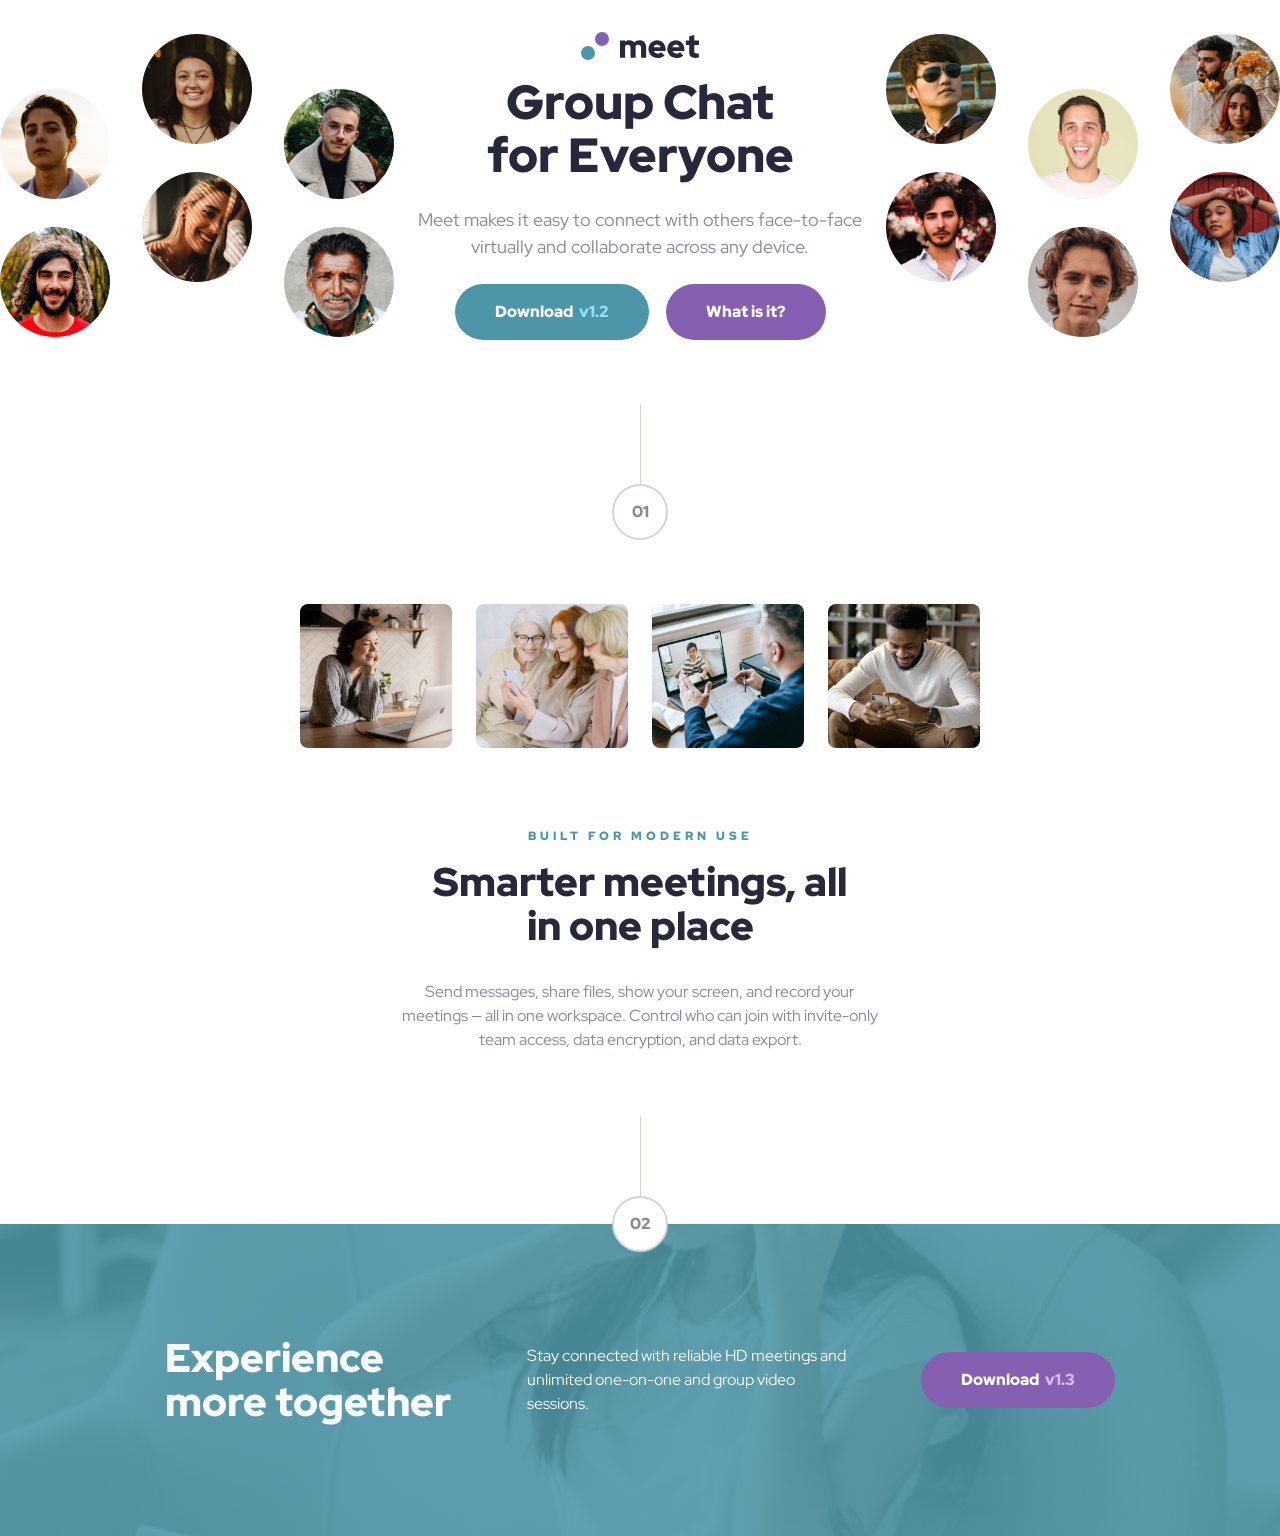
<file: index.html>
<!doctype html>
<html lang="en">
  <head>
    <meta charset="UTF-8" />
    <meta name="viewport" content="width=device-width, initial-scale=1.0" />
    <link
      rel="icon"
      type="image/png"
      sizes="32x32"
      href="./starter-code/assets/favicon-32x32.png"
    />
    <link rel="stylesheet" href="./starter-code/assets/css/style.css" />
    <title>Frontend Mentor | Meet landing page</title>
    <link rel="preconnect" href="https://fonts.googleapis.com" />
    <link rel="preconnect" href="https://fonts.gstatic.com" crossorigin />
    <link
      href="https://fonts.googleapis.com/css2?family=Red+Hat+Display:wght@400..900&display=swap"
      rel="stylesheet"
    />
  </head>
  <body>
    <header class="chat-header">
      <img
        src="./starter-code/assets/logo.svg"
        alt="meet"
        class="chat-header__logo"
      />
      <h1 class="chat-header__title">Group Chat for Everyone</h1>
      <p class="chat-header__description">
        Meet makes it easy to connect with others face-to-face virtually and
        collaborate across any device.
      </p>
      <div class="chat-header__buttons">
        <a href="#" class="chat-header__button chat-header__button--primary"
          >Download <span class="chat-header__version">v1.2</span></a
        >
        <a href="#" class="chat-header__button chat-header__button--secondary"
          >What is it?</a
        >
      </div>
    </header>
    <div class="step-indicator step-indicator-01">
      <div class="step-line"></div>
      <div class="step-circle">01</div>
    </div>
    <main>
      <section class="features">
        <ul class="features__gallery">
          <li class="features__item">
            <img
              class="features__image"
              src="./starter-code/assets/desktop/image-woman-in-videocall.jpg"
              alt="Three older women sitting together and smiling while looking at a smartphone screen"
            />
          </li>
          <li class="features__item">
            <img
              class="features__image"
              src="./starter-code/assets/desktop/image-women-videochatting.jpg"
              alt="A young woman wearing headphones and laughing happily during a video call on her laptop in the kitchen"
            />
          </li>
          <li class="features__item">
            <img
              class="features__image"
              src="./starter-code/assets/desktop/image-men-in-meeting.jpg"
              alt="A man participating in a video call on his laptop while reviewing documents at his desk"
            />
          </li>
          <li class="features__item">
            <img
              class="features__image"
              src="./starter-code/assets/desktop/image-man-texting.jpg"
              alt="A smiling man wearing a white sweater sitting on a couch and texting on his smartphone"
            />
          </li>
        </ul>
        <p class="features__label">BUILT FOR MODERN USE</p>
        <h2 class="features__title">Smarter meetings, all in one place</h2>
        <p class="features__text">
          Send messages, share files, show your screen, and record your meetings
          — all in one workspace. Control who can join with invite-only team
          access, data encryption, and data export.
        </p>
      </section>
      <div class="step-indicator step-indicator-02">
        <div class="step-line"></div>
        <div class="step-circle">02</div>
      </div>
      <section class="cta">
        <h2 class="cta__title">Experience more together</h2>
        <p class="cta__content">
          Stay connected with reliable HD meetings and unlimited one-on-one and
          group video sessions.
        </p>
        <a href="#" class="cta__button chat-header__button"
          >Download <span class="cta__version">v1.3</span></a
        >
      </section>
    </main>
  </body>
</html>
</file>
<file: starter-code/assets/css/style.css>
:root {
  --cyan-600:   #4D96A9;
  --cyan-300:  #8FE3F9;
  --purple-600: #855FB1;
  --purple-300:   #D9B8FF;
  --slate-300:  #D1D1DF;
  --slate-900:  #28283D;
  --slate-600:  #87879D;
  --white:      #FFFFFF;
}


*, *::before, *::after { box-sizing: border-box; }
h1,h2, p { margin: 0; }
ul{list-style: none; padding: 0;margin: 0;}

img{
    max-width: 100%;
    display: block;
}

body{
    align-items: center;
    background-color: var(--white);
    color: var(--slate-600);
    font-family: "Red Hat Display", sans-serif;
    min-height: 100vh;
    margin: 0;
}

.chat-header{
    display: flex;
    flex-direction: column;
    align-items: center;
    text-align: center;
    gap: 16px;
    padding: 32px;
    background-image: url("../tablet/image-hero.png");
    background-repeat: no-repeat;
    background-position-x: center ;
    background-position-y: 120px;
    background-size:115%;
}

.chat-header__title {
  color: var(--slate-900);
  line-height: 1.1;
  font-size: clamp(2.5rem, 4vw + 1rem, 4rem); /* يكبر تدريجياً من 40px لـ 64px */
  font-weight: 900;
  max-width: 11ch; /* يلتزم بسطرين في أي مقاس */
  margin-inline: auto;
  margin-bottom: 8px;
  padding-top: calc(120px + 42vw);
}

.chat-header__description {
  font-size: clamp(1rem, 1.2vw + 0.5rem, 1.125rem);
  line-height: 1.5;
  font-weight: 400;
  max-width: 44ch; /* يلتزم بحدود القراءة المريحة في كل المقاسات */
  margin-inline: auto;
  margin-bottom: 8px;
}

.chat-header__buttons {
  display: flex;
  flex-direction: column;
  align-items: center;
  gap: 16px;
}

.chat-header__button{
  display: inline-flex;
  flex-direction: row;
  align-items: center;
  justify-content: center;
  padding: 16px 40px;
  border-radius: 29px;
  color: var(--white);
  font-size: 16px;
  font-weight: 900;
  line-height: 1.5;
  text-decoration: none;
  gap: 6px;
}


.chat-header__button--primary{
    background-color: var(--cyan-600);
}
.chat-header__version{
    color: var(--cyan-300);
}

.chat-header__button--secondary{
    background-color: var(--purple-600);
}

main{
    border-top: 25px;
}

.features {
    display: flex;
    flex-direction: column;
    align-items: center;
    text-align: center;
    gap: 16px;
    padding: 32px 32px 0 32px;

}

.features__gallery{
    display: grid;
    grid-template-columns: repeat(2, minmax(0, 1fr));
    justify-content: center;
    gap: clamp(16px, 2.5vw, 24px);
    padding: 64px 0;
}

.features__image{
    border-radius: 8px;
}

.features__label{
    color: var(--cyan-600);
    font-size: 12px;
    font-weight: 900;
    letter-spacing: 0.25rem;
}

.features__title {
  color: var(--slate-900);
  font-size: clamp(2rem, 3vw + 0.8rem, 2.5rem); 
  font-weight: 900;
  line-height: 1.1;
  max-width: 17ch;
  margin-inline: auto;
  padding-bottom: 16px;
}

.features__text{
    color: var(--slate-600);
    padding-bottom: 64px;
}

.features__text,
.cta__content {
  font-size: 16px;
  font-weight: 400;
  line-height: 1.5;
  max-width: 48ch; /* يمنع السطر إنه يطول بزيادة في الشاشات المتوسطة */
  margin-inline: auto;
}

.cta{
    display: flex;
    flex-direction: column;
    align-items: center;
    justify-content: center;
    text-align: center;
    gap: 24px;
    color: var(--white);
    padding: 64px 32px;
    background-image: linear-gradient(
      rgba(77, 150, 168, 0.88), /* #4D96A9 بشفافية حوالي 88% */
      rgba(77, 150, 168, 0.88)
    ), url("../tablet/image-footer.jpg");
    background-repeat: no-repeat;
    background-position: center ;
    background-size: cover;
    color: #fafafa;
}

.cta__title {
  font-size: clamp(2rem, 3vw + 0.8rem, 2.5rem);
  font-weight: 900;
  line-height: 1.1;
  max-width: 20ch;
  margin-inline: auto;
}

.cta__button{
    background-color: var(--purple-600);
}
.cta__version{
    color: var(--purple-300);
}

/* الحاوي الرئيسي عشان نظبط المحاذاة */
.step-indicator {
  position: relative;
  display: flex;
  flex-direction: column;
  align-items: center;
}

/* الخط اللي فوق الدايرة */
.step-line {
  width: 1px;             /* سمك الخط */
  height: 80px;           /* طول الخط (تقدر تزوده أو تنقصه براحتك) */
  background-color:var(--slate-300); /* لون الخط (رمادي فاتح) */
}

/* الدائرة اللي تحت الخط */
.step-circle {
  display: flex;
  justify-content: center;
  align-items: center;
  width: 56px;            /* عرض الدايرة */
  height: 56px;           /* ارتفاع الدايرة (لازم يساوي العرض عشان تبقى دائرية تماماً) */
  border: 2px solid #d1d5db; /* إطار الدايرة بنفس لون الخط */
  border-radius: 50%;     /* دي اللي بتحول المربع لدائرة */
  background-color: #fff;   /* خلفية الدايرة بيضاء عشان تفصل عن الخط وراها لو متقاطعين */
  
  /* تنسيق الرقم جوه الدايرة */
  font-weight: 900;       /* Semibold */
  font-size: 16px;
  color: var(--slate-600);         /* لون الرقم */
}

.step-indicator-01{
    margin-bottom: -32px;
    margin-top: 32px;
}

.step-indicator-02{
  margin-bottom: -28px;
}


@media (min-width: 768px) {
    .features__gallery {
    grid-template-columns: repeat(4, minmax(0, 1fr));
  }
  .chat-header__title{
    font-size: 48px;
    max-width: 10ch;
  }
  .chat-header{
    background-size:105%;
}
.chat-header__buttons{
    flex-direction: row;
    gap: 17px;
}
.chat-header__description{
    max-width: 40ch;
}
.features__gallery{
    grid-template-columns: repeat(4, minmax(0, 152px));
    gap: 24px;
}

.features__title{
    font-size: 36px;
    max-width: 17ch;
}
.features__text , .cta__content{
    max-width: 47ch;
}

.cta__title{
    font-size: 36px;
}

}

@media (min-width: 1200px) {
  .chat-header__title {
  padding-top: 0;
}
.chat-header{
    background-image:
    url("../desktop/image-hero-left.png"),
    url("../desktop/image-hero-right.png");

  background-position:
    left center,   
    right center;  

  background-size:
    auto,          
    auto;

  background-repeat:
    no-repeat,
    no-repeat;
}
.features__title ,.cta__title{
    font-size: 40px;
    max-width: 15ch;
}
.features__text {
    max-width: 45ch;
}
.cta{
    display: flex;
    flex-direction: row;
    gap: 64px;
    padding: 112px 5px ;
    text-align: start;

}
.cta__content{
    max-width: 30ch;
}
.cta__title {
  margin-inline-start:160px;
}
.cta__button{
    margin-inline-end:160px;
}

}
</file>
